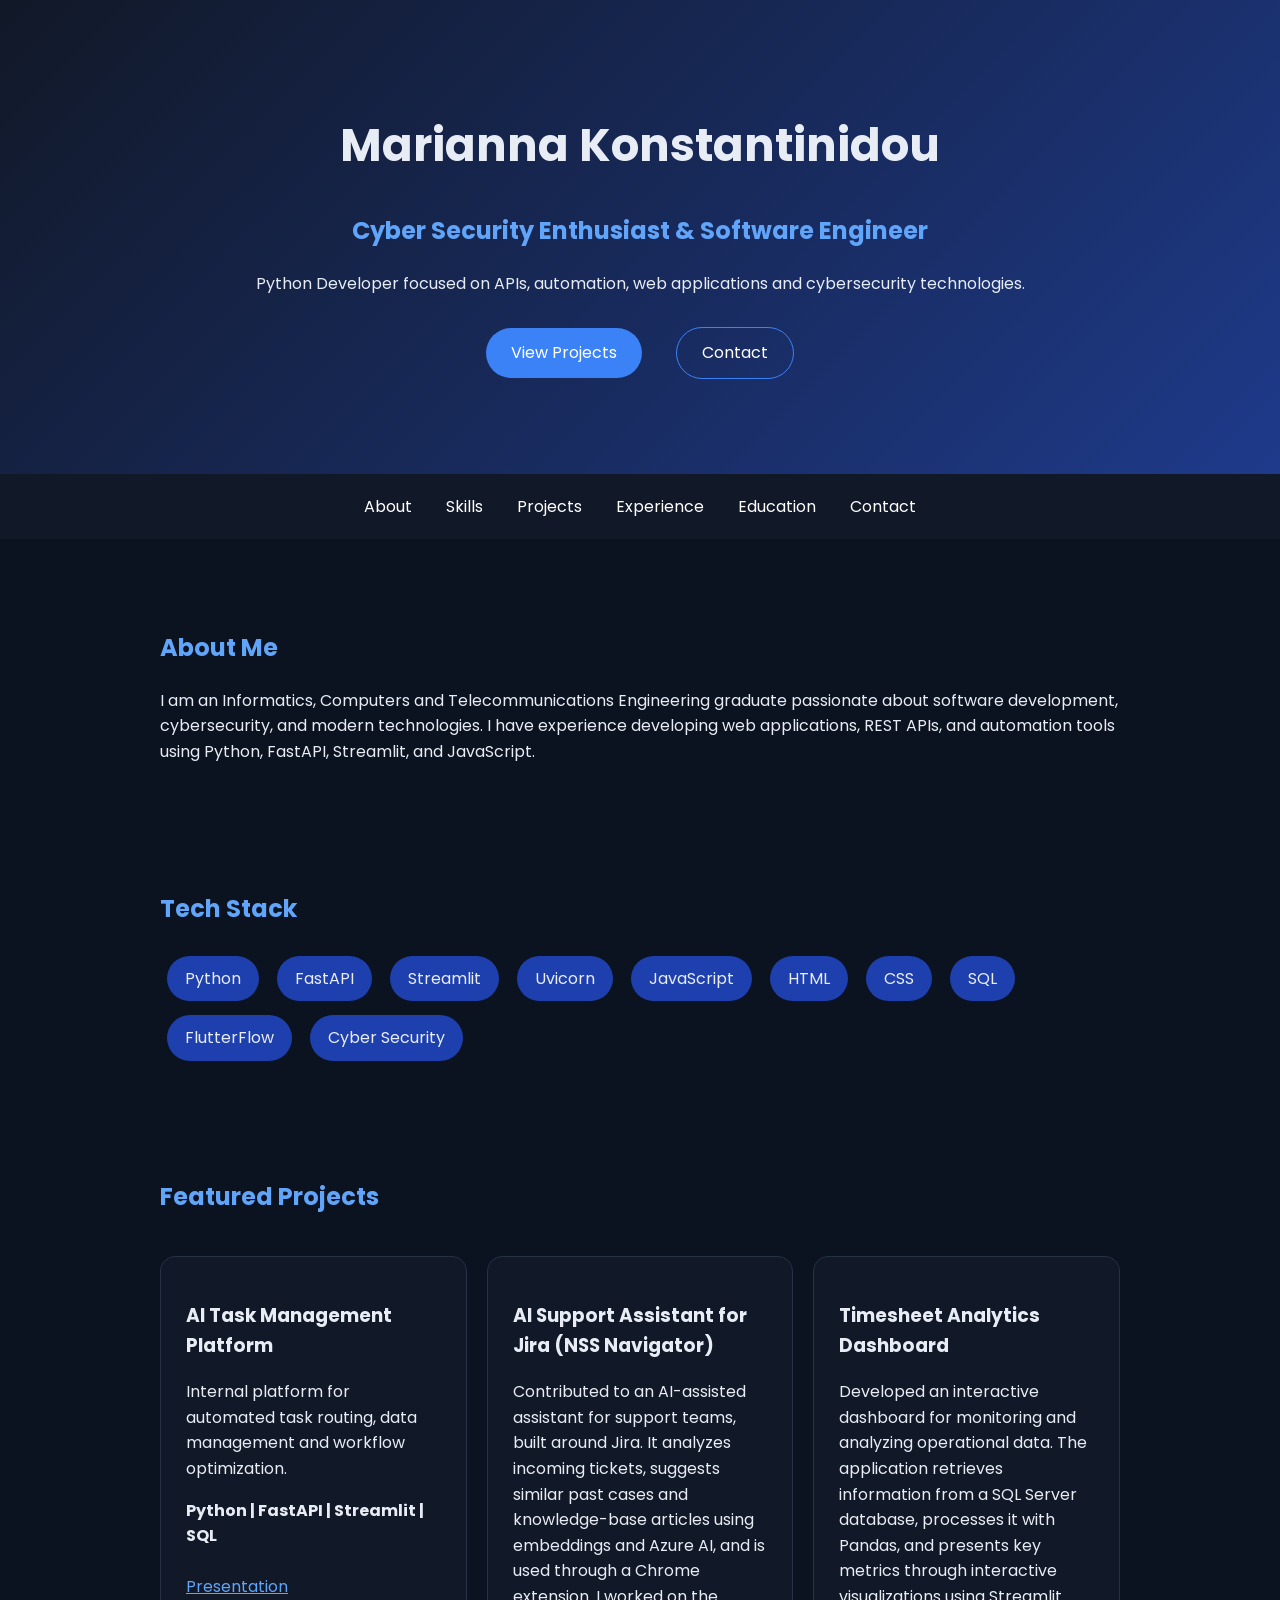
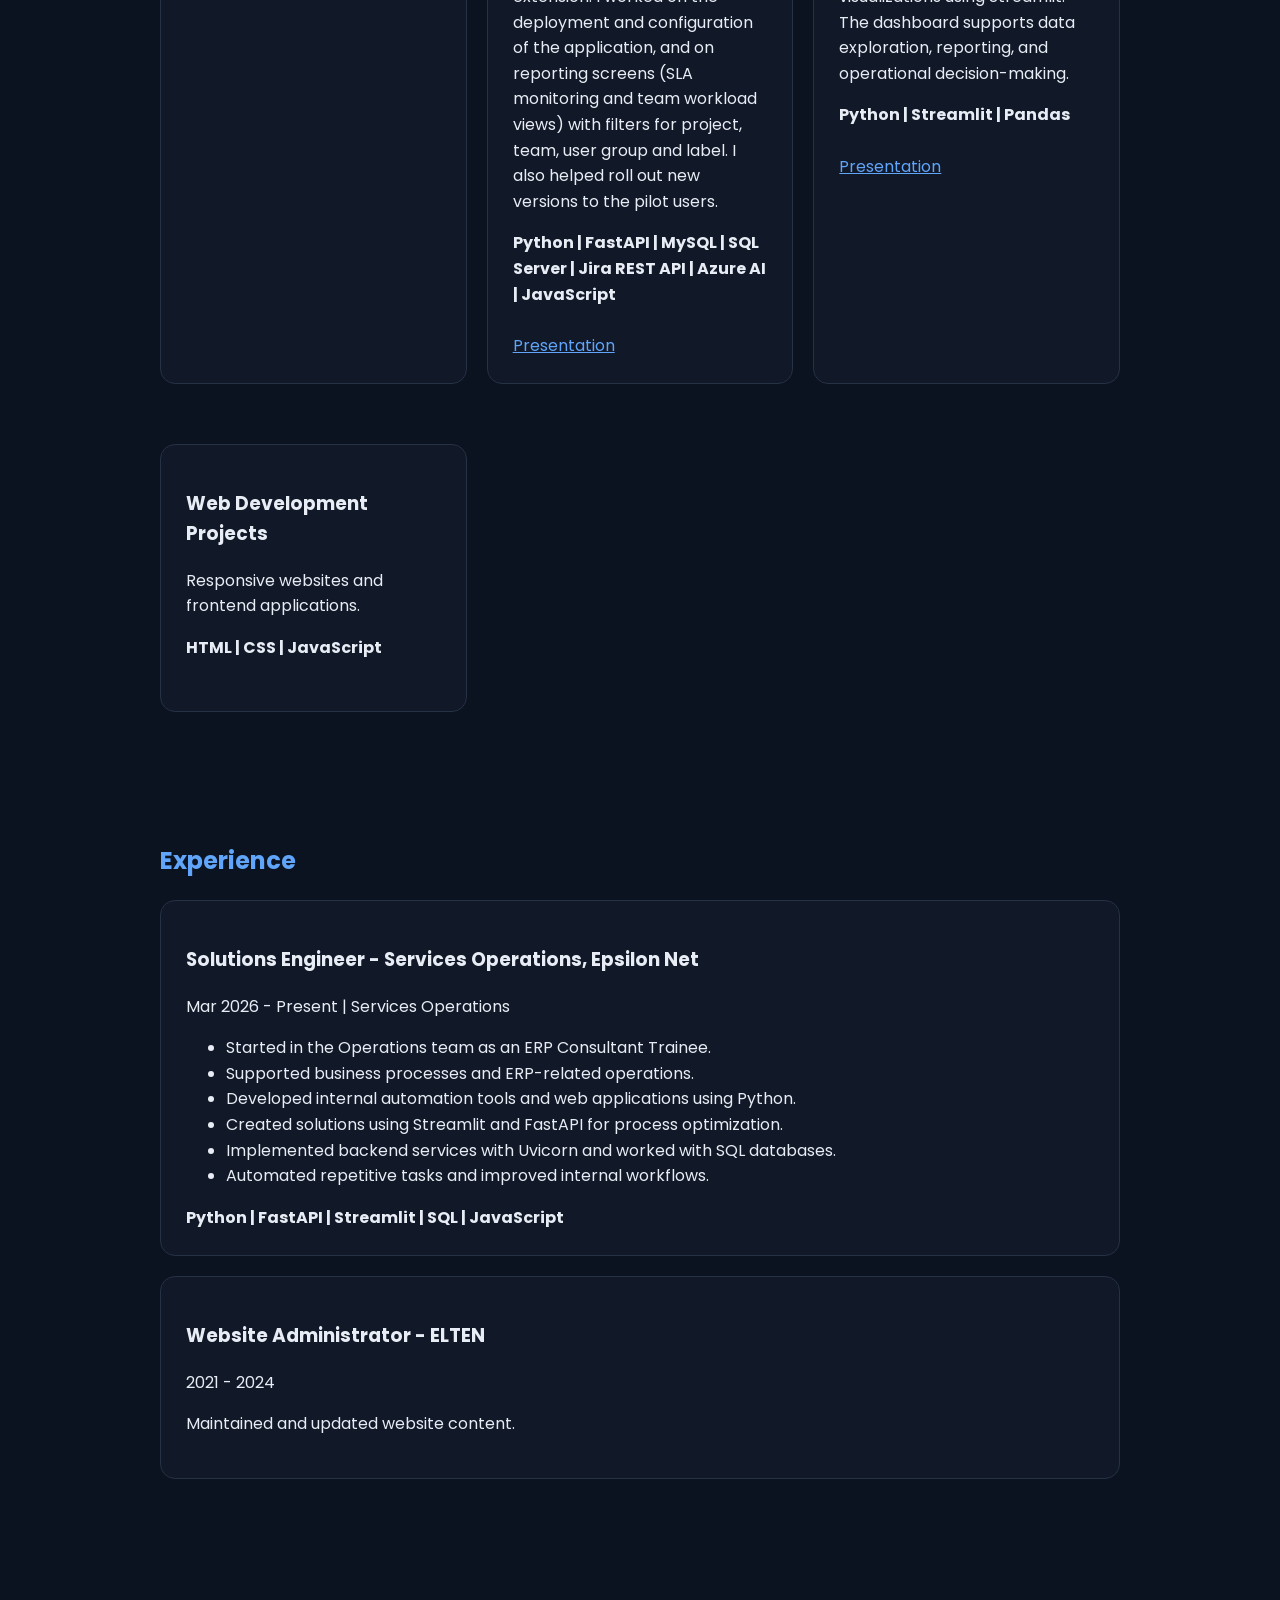
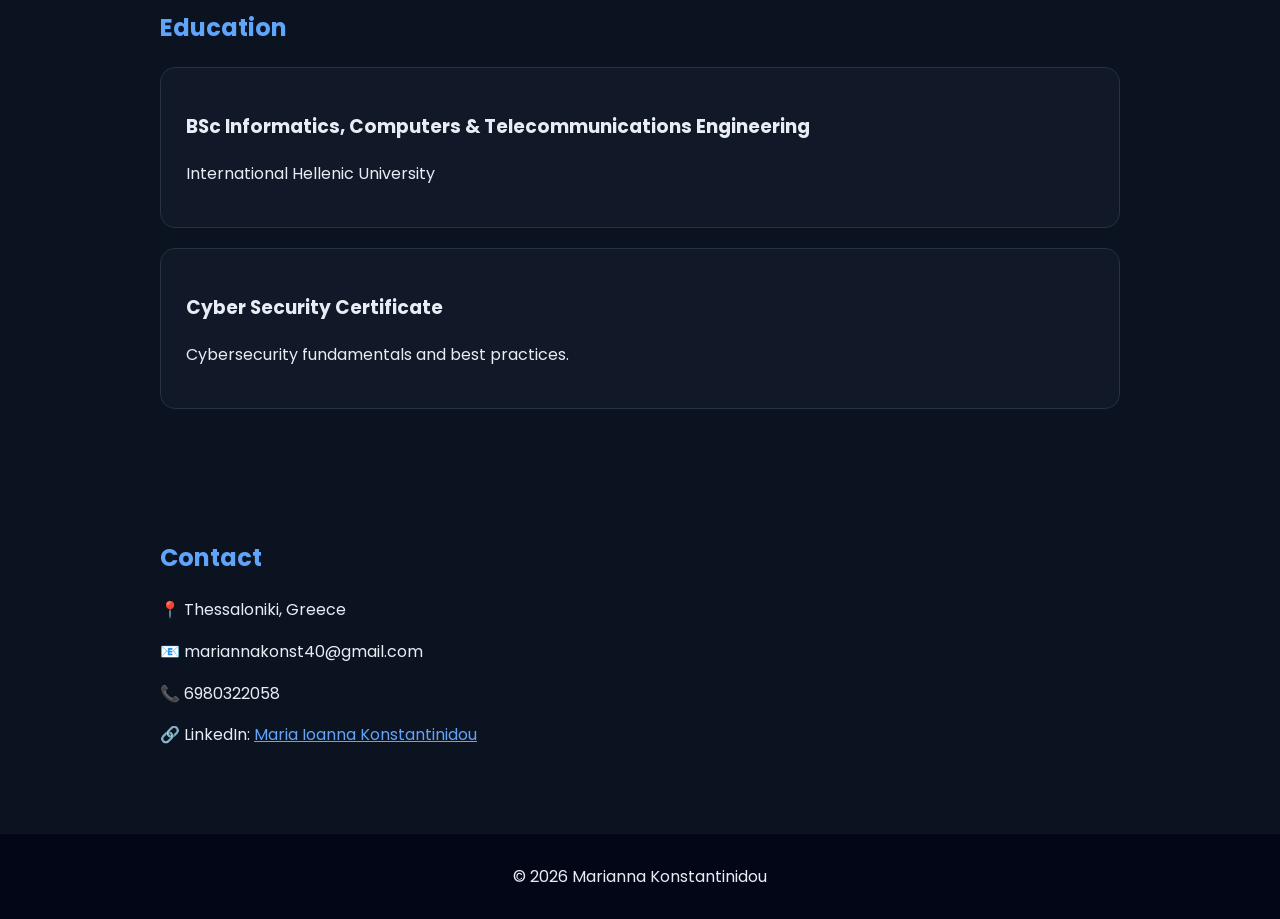
<file: index.html>
<!DOCTYPE html>
<html lang="en">

<head>

<meta charset="UTF-8">
<meta name="viewport" content="width=device-width, initial-scale=1.0">

<title>Marianna Konstantinidou | Software Engineer</title>

<link rel="stylesheet" href="style.css">

<link href="https://fonts.googleapis.com/css2?family=Poppins:wght@300;500;700&display=swap" rel="stylesheet">

</head>


<body>


<header>

<div class="hero">

<h1>
Marianna Konstantinidou
</h1>

<h2>
Cyber Security Enthusiast & Software Engineer
</h2>


<p>
Python Developer focused on APIs, automation,
web applications and cybersecurity technologies.
</p>


<div>

<a class="btn" href="#projects">
View Projects
</a>


<a class="btn outline" href="#contact">
Contact
</a>

</div>

</div>

</header>



<nav>

<a href="#about">About</a>
<a href="#skills">Skills</a>
<a href="#projects">Projects</a>
<a href="#experience">Experience</a>
<a href="#education">Education</a>
<a href="#contact">Contact</a>

</nav>




<section id="about">

<h2>About Me</h2>

<p>

I am an Informatics, Computers and Telecommunications Engineering graduate passionate about software development, cybersecurity, and modern technologies.

I have experience developing web applications, REST APIs, and automation tools using Python, FastAPI, Streamlit, and JavaScript.

</p>

</section>





<section id="skills">


<h2>Tech Stack</h2>


<div class="skills">

<span>Python</span>
<span>FastAPI</span>
<span>Streamlit</span>
<span>Uvicorn</span>
<span>JavaScript</span>
<span>HTML</span>
<span>CSS</span>
<span>SQL</span>
<span>FlutterFlow</span>
<span>Cyber Security</span>

</div>


</section>





<section id="projects">


<h2>Featured Projects</h2>



<div class="grid">



<div class="card">
<h3>
AI Task Management Platform
</h3>


<p>
Internal platform for automated task routing,
data management and workflow optimization.
</p>


<strong>
Python | FastAPI | Streamlit | SQL
</strong>


<br><br>

<a href="platform.html">
    Presentation
</a>

</div>





<div class="card">


<h3>
AI Support Assistant for Jira (NSS Navigator)
</h3>


<p>
Contributed to an AI-assisted assistant for support teams, built around Jira.
It analyzes incoming tickets, suggests similar past cases and knowledge-base articles
using embeddings and Azure AI, and is used through a Chrome extension.
I worked on the deployment and configuration of the application, and on reporting screens
(SLA monitoring and team workload views) with filters for project, team, user group and label.
I also helped roll out new versions to the pilot users.
</p>


<strong>
Python | FastAPI | MySQL | SQL Server | Jira REST API | Azure AI | JavaScript
</strong>


<br><br>

<a href="navigator.html">
Presentation
</a>


</div>





<div class="card">


<h3>
Timesheet Analytics Dashboard
</h3>


<p>
Developed an interactive dashboard for monitoring and analyzing operational data.
The application retrieves information from a SQL Server database, processes it with Pandas,
and presents key metrics through interactive visualizations using Streamlit.
The dashboard supports data exploration, reporting, and operational decision-making.
</p>


<strong>
Python | Streamlit | Pandas
</strong>


<br><br>

<a href="anafora.html">
Presentation
</a>


</div>






<div class="card">


<h3>
Web Development Projects
</h3>


<p>
Responsive websites and frontend applications.
</p>


<strong>
HTML | CSS | JavaScript
</strong>


<br><br>


</div>


</div>


</section>







<section id="experience">


<h2>Experience</h2>


<div class="card">

<h3>
Solutions Engineer - Services Operations, Epsilon Net
</h3>

<p>
Mar 2026 - Present | Services Operations
</p>


<ul>

<li>
Started in the Operations team as an ERP Consultant Trainee.
</li>

<li>
Supported business processes and ERP-related operations.
</li>

<li>
Developed internal automation tools and web applications using Python.
</li>

<li>
Created solutions using Streamlit and FastAPI for process optimization.
</li>

<li>
Implemented backend services with Uvicorn and worked with SQL databases.
</li>

<li>
Automated repetitive tasks and improved internal workflows.
</li>

</ul>


<strong>
Python | FastAPI | Streamlit | SQL | JavaScript
</strong>


</div>



<div class="card">

<h3>
Website Administrator - ELTEN
</h3>

<p>
2021 - 2024
</p>


<p>
Maintained and updated website content.
</p>


</div>


</section>






<section id="education">


<h2>Education</h2>


<div class="card">

<h3>
BSc Informatics, Computers &
Telecommunications Engineering
</h3>


<p>
International Hellenic University
</p>


</div>


<div class="card">

<h3>
Cyber Security Certificate
</h3>


<p>
Cybersecurity fundamentals and best practices.
</p>


</div>


</section>






<section id="contact">


<h2>Contact</h2>


<p>
📍 Thessaloniki, Greece
</p>


<p>
📧 mariannakonst40@gmail.com
</p>


<p>
📞 6980322058
</p>


<p>
🔗 LinkedIn:
<a href="https://www.linkedin.com/in/maria-ioanna-konstantinidou-7a6a2b276/" target="_blank">
Maria Ioanna Konstantinidou
</a>
</p>


</section>





<footer>

© 2026 Marianna Konstantinidou

</footer>



</body>

</html>
</file>
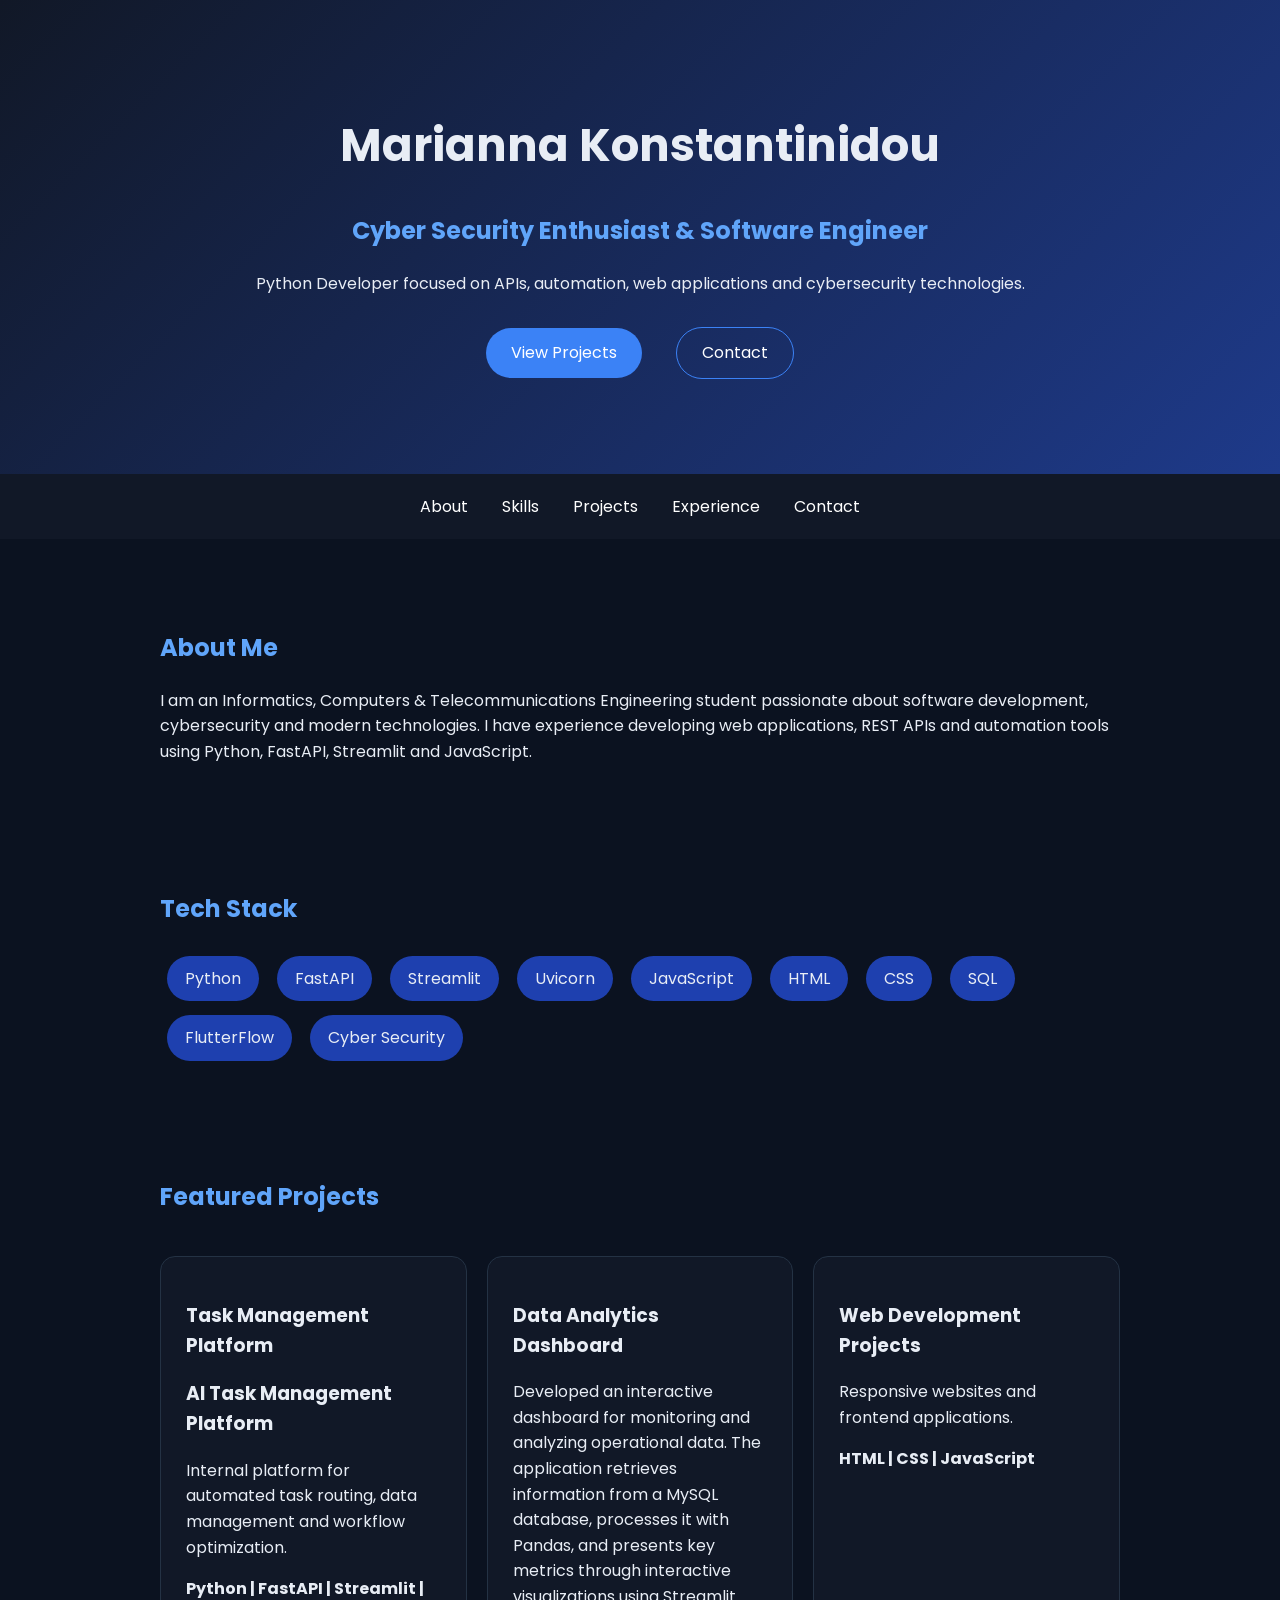
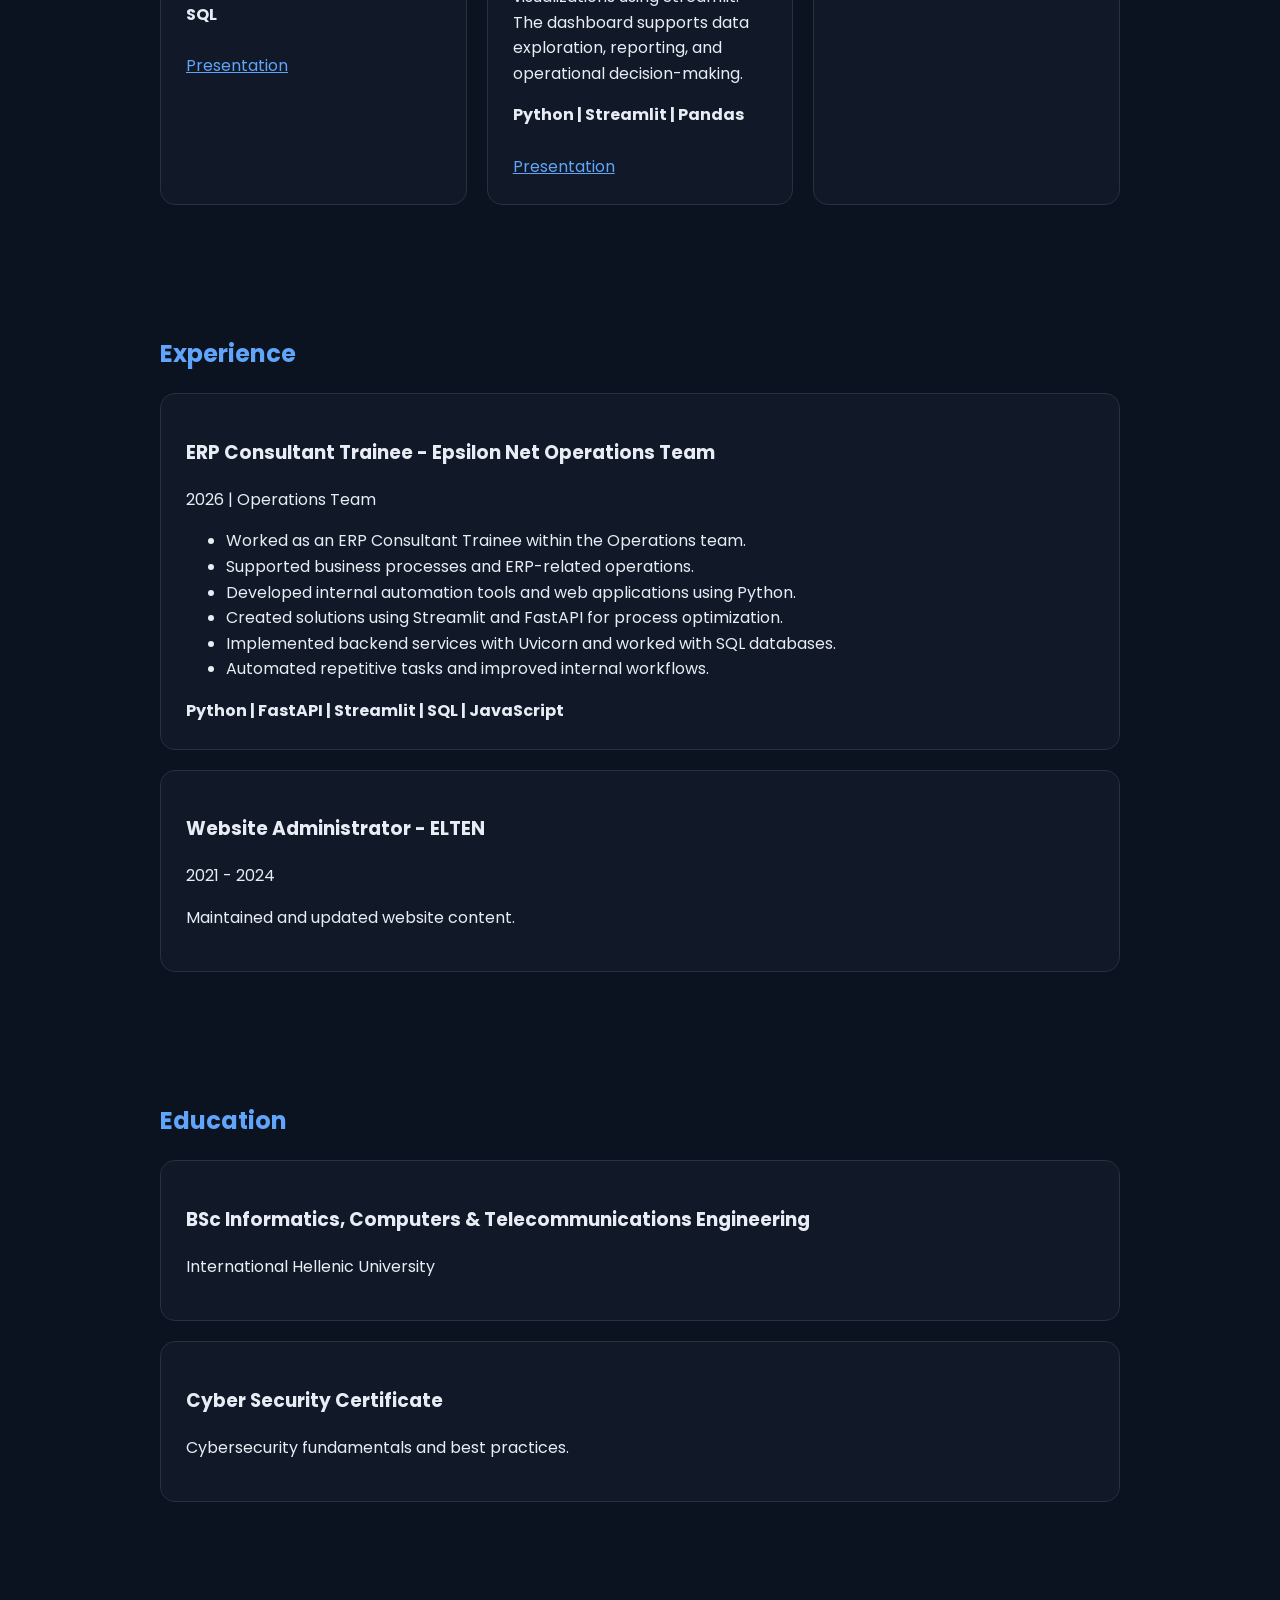
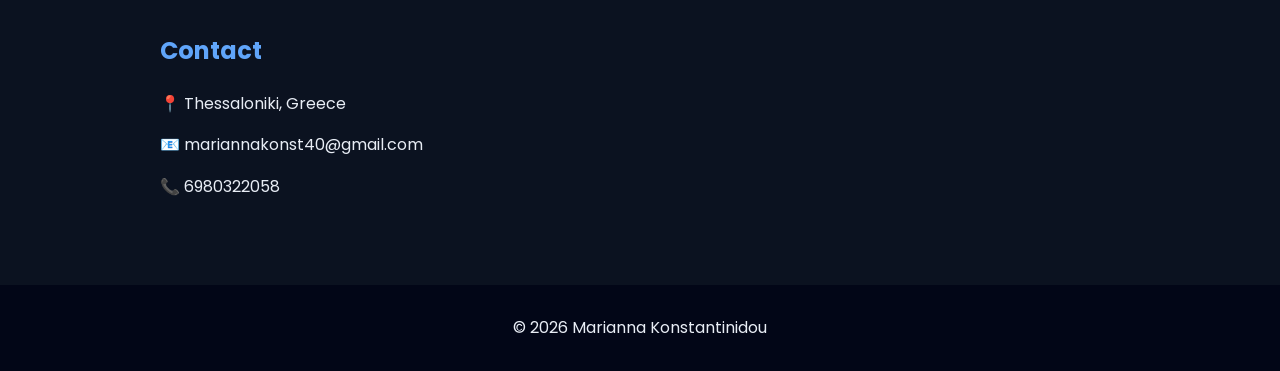
<file: MyPortfolio/index.html>
<!DOCTYPE html>
<html lang="en">

<head>

<meta charset="UTF-8">
<meta name="viewport" content="width=device-width, initial-scale=1.0">

<title>Marianna Konstantinidou | Software Engineer</title>

<link rel="stylesheet" href="style.css">

<link href="https://fonts.googleapis.com/css2?family=Poppins:wght@300;500;700&display=swap" rel="stylesheet">

</head>


<body>


<header>

<div class="hero">

<h1>
Marianna Konstantinidou
</h1>

<h2>
Cyber Security Enthusiast & Software Engineer
</h2>


<p>
Python Developer focused on APIs, automation,
web applications and cybersecurity technologies.
</p>


<div>

<a class="btn" href="#projects">
View Projects
</a>


<a class="btn outline" href="#contact">
Contact
</a>

</div>

</div>

</header>



<nav>

<a href="#about">About</a>
<a href="#skills">Skills</a>
<a href="#projects">Projects</a>
<a href="#experience">Experience</a>
<a href="#contact">Contact</a>

</nav>




<section id="about">

<h2>About Me</h2>

<p>

I am an Informatics, Computers & Telecommunications
Engineering student passionate about software development,
cybersecurity and modern technologies.

I have experience developing web applications,
REST APIs and automation tools using Python,
FastAPI, Streamlit and JavaScript.

</p>

</section>





<section id="skills">


<h2>Tech Stack</h2>


<div class="skills">

<span>Python</span>
<span>FastAPI</span>
<span>Streamlit</span>
<span>Uvicorn</span>
<span>JavaScript</span>
<span>HTML</span>
<span>CSS</span>
<span>SQL</span>
<span>FlutterFlow</span>
<span>Cyber Security</span>

</div>


</section>





<section id="projects">


<h2>Featured Projects</h2>



<div class="grid">



<div class="card">
<h3>
    Task Management Platform</h3>

<h3>
AI Task Management Platform
</h3>


<p>
Internal platform for automated task routing,
data management and workflow optimization.
</p>


<strong>
Python | FastAPI | Streamlit | SQL
</strong>


<br><br>

<a href="platform.html">
    Presentation
</a>

</div>





<div class="card">


<h3>
Data Analytics Dashboard
</h3>


<p>
Developed an interactive dashboard for monitoring and analyzing operational data.
The application retrieves information from a MySQL database, processes it with Pandas,
and presents key metrics through interactive visualizations using Streamlit.
The dashboard supports data exploration, reporting, and operational decision-making.
</p>


<strong>
Python | Streamlit | Pandas
</strong>


<br><br>

<a href="anafora.html">
Presentation
</a>


</div>






<div class="card">


<h3>
Web Development Projects
</h3>


<p>
Responsive websites and frontend applications.
</p>


<strong>
HTML | CSS | JavaScript
</strong>


<br><br>



</div>


</div>


</section>







<section id="experience">


<h2>Experience</h2>


<div class="card">

<h3>
ERP Consultant Trainee - Epsilon Net
Operations Team
</h3>

<p>
2026 | Operations Team
</p>


<ul>

<li>
Worked as an ERP Consultant Trainee within the Operations team.
</li>

<li>
Supported business processes and ERP-related operations.
</li>

<li>
Developed internal automation tools and web applications using Python.
</li>

<li>
Created solutions using Streamlit and FastAPI for process optimization.
</li>

<li>
Implemented backend services with Uvicorn and worked with SQL databases.
</li>

<li>
Automated repetitive tasks and improved internal workflows.
</li>

</ul>


<strong>
Python | FastAPI | Streamlit | SQL | JavaScript
</strong>


</div>



<div class="card">

<h3>
Website Administrator - ELTEN
</h3>

<p>
2021 - 2024
</p>


<p>
Maintained and updated website content.
</p>


</div>


</section>






<section id="education">


<h2>Education</h2>


<div class="card">

<h3>
BSc Informatics, Computers &
Telecommunications Engineering
</h3>


<p>
International Hellenic University
</p>


</div>


<div class="card">

<h3>
Cyber Security Certificate
</h3>


<p>
Cybersecurity fundamentals and best practices.
</p>


</div>


</section>






<section id="contact">


<h2>Contact</h2>


<p>
📍 Thessaloniki, Greece
</p>


<p>
📧 mariannakonst40@gmail.com
</p>


<p>
📞 6980322058
</p>


</section>





<footer>

© 2026 Marianna Konstantinidou

</footer>



</body>

</html>
</file>
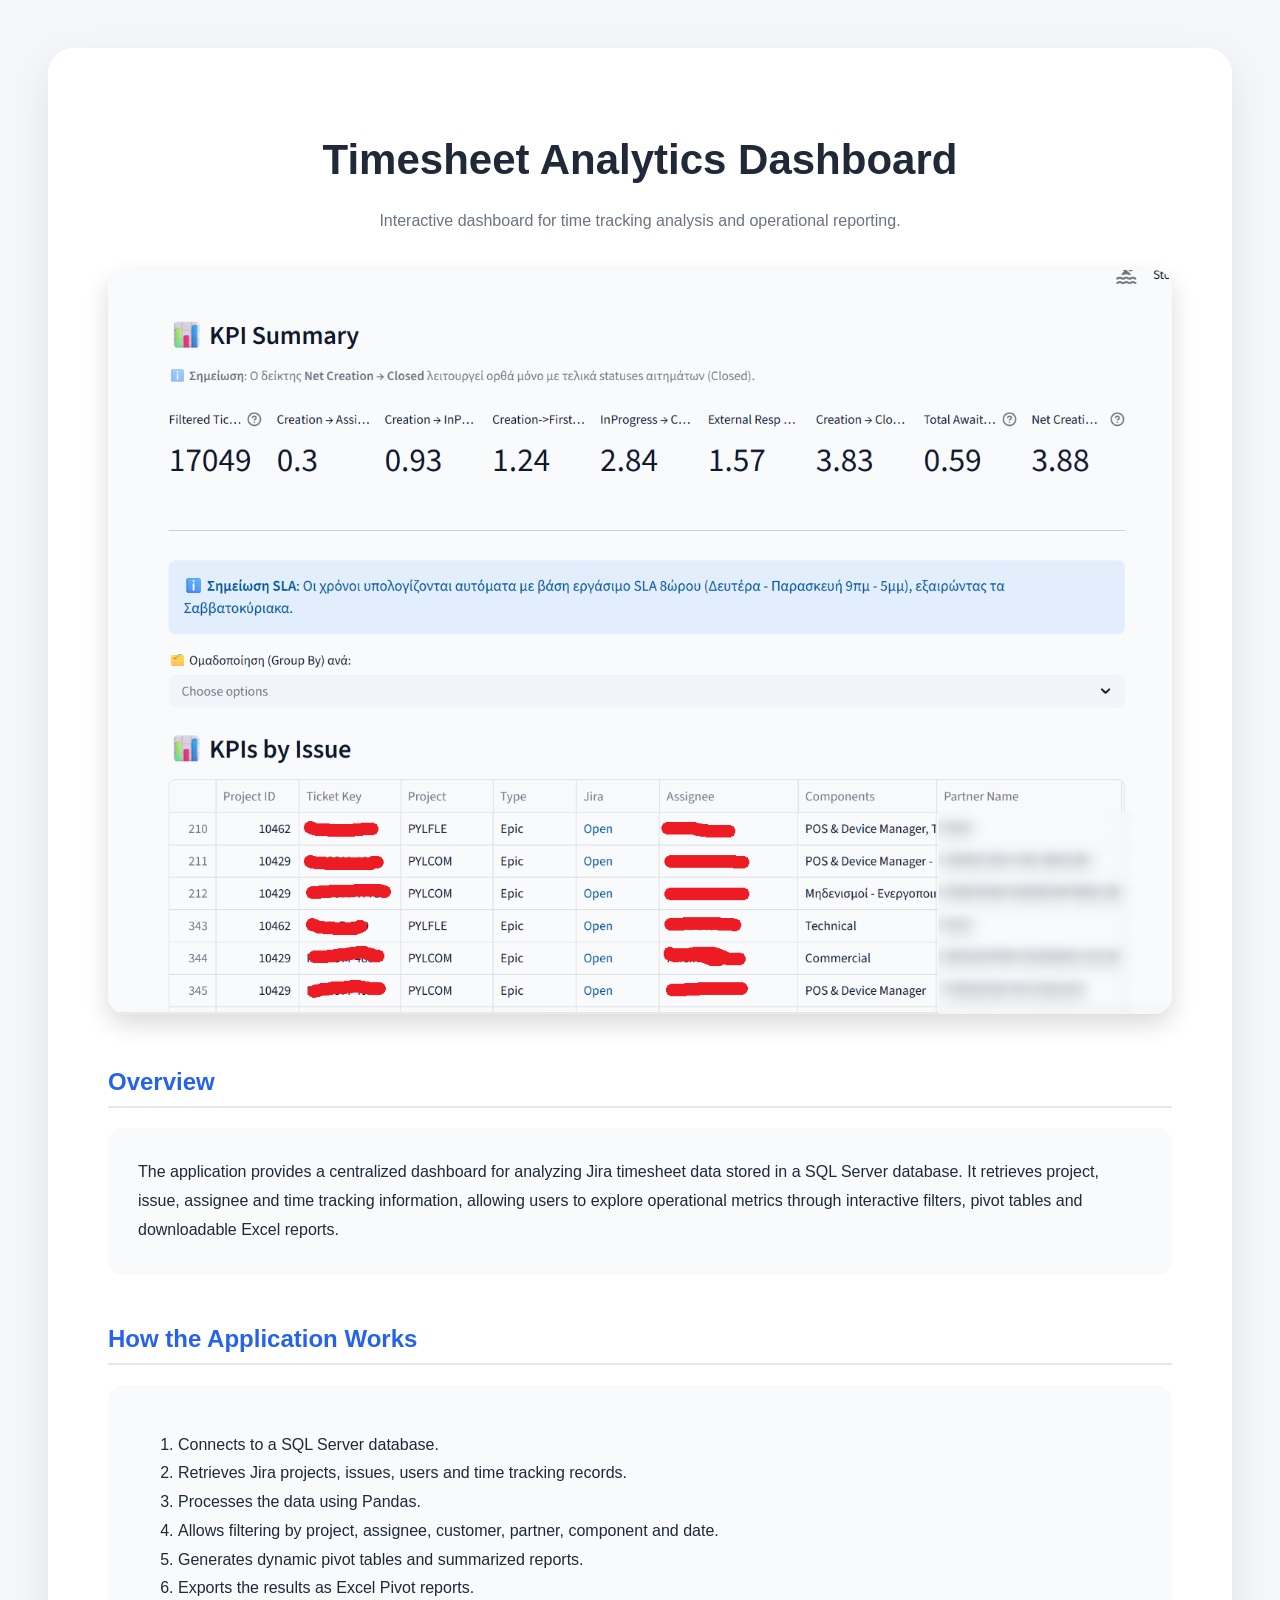
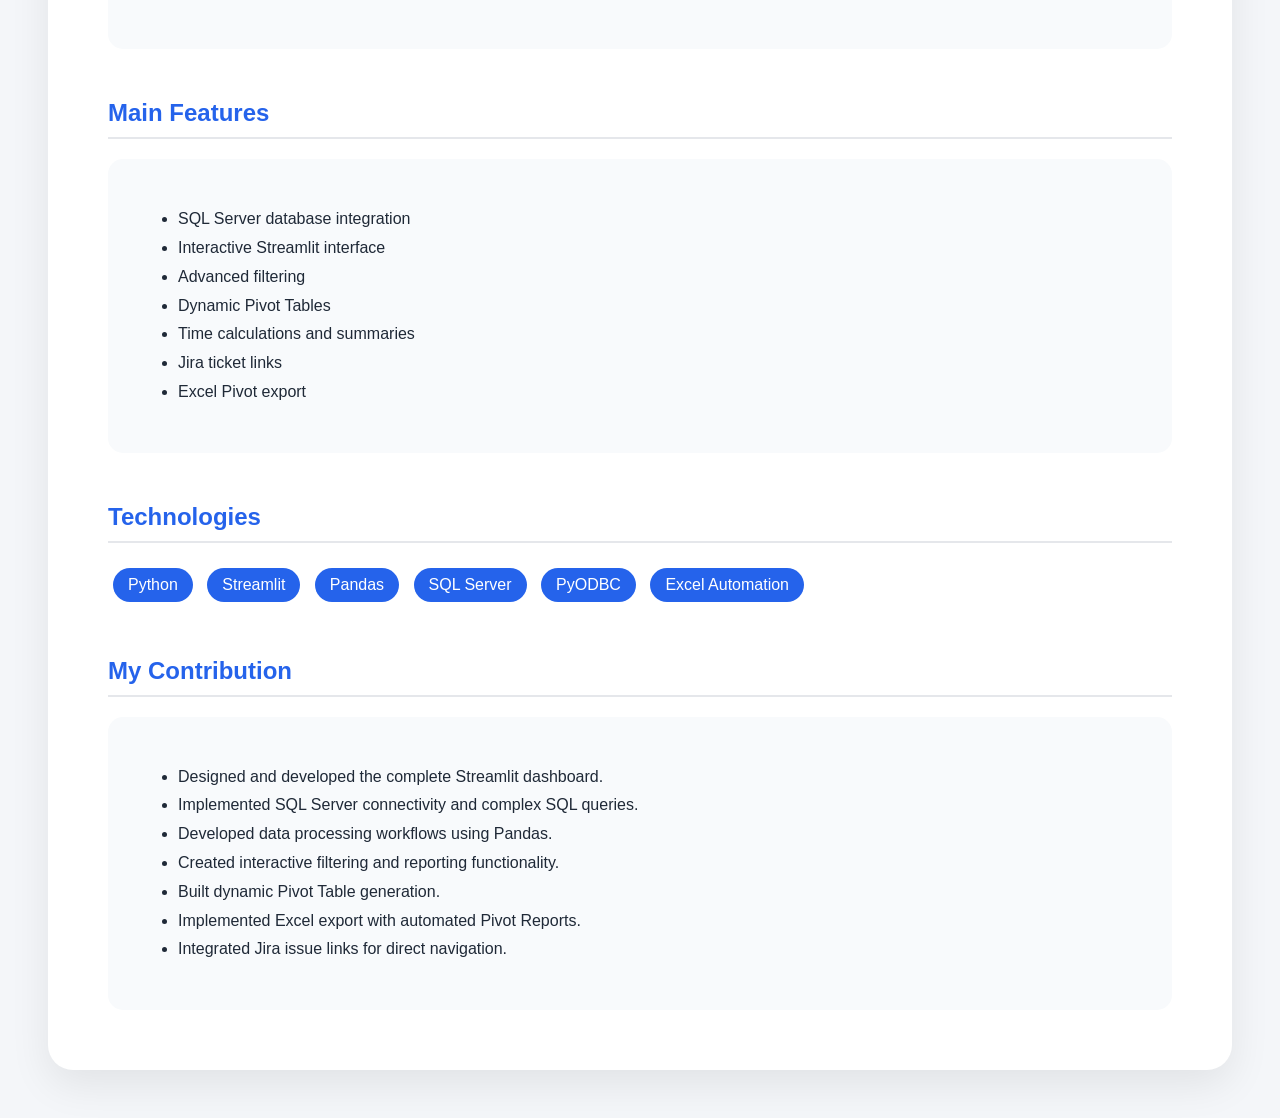
<file: anafora.html>
<!DOCTYPE html>
<html lang="en">

<head>

<meta charset="UTF-8">

<title>
Timesheet Analytics Dashboard
</title>

<style>

body{
font-family:Segoe UI,Arial;
background:#f4f6f9;
padding:40px;
color:#1f2937;
}

.container{
max-width:1200px;
margin:auto;
background:white;
padding:60px;
border-radius:25px;
box-shadow:0 15px 40px rgba(0,0,0,.08);
}

h1{
text-align:center;
font-size:42px;
}

.subtitle{
text-align:center;
color:#6b7280;
margin-bottom:40px;
}

.image-box{
margin-bottom:50px;
}

.image-box img{
width:100%;
border-radius:18px;
box-shadow:0 10px 25px rgba(0,0,0,.15);
}

.section{
margin-top:50px;
}

h2{
color:#2563eb;
border-bottom:2px solid #e5e7eb;
padding-bottom:10px;
}

.card{
background:#f8fafc;
padding:30px;
border-radius:15px;
line-height:1.8;
}

.badge{
display:inline-block;
background:#2563eb;
color:white;
padding:8px 15px;
border-radius:20px;
margin:5px;
}

</style>

</head>

<body>

<div class="container">

<h1>
Timesheet Analytics Dashboard
</h1>

<p class="subtitle">
Interactive dashboard for time tracking analysis and operational reporting.
</p>

<div class="image-box">

<img src="anafores.png">

</div>

<div class="section">

<h2>
Overview
</h2>

<div class="card">

The application provides a centralized dashboard for analyzing Jira timesheet
data stored in a SQL Server database.

It retrieves project, issue, assignee and time tracking information,
allowing users to explore operational metrics through interactive filters,
pivot tables and downloadable Excel reports.

</div>

</div>

<div class="section">

<h2>
How the Application Works
</h2>

<div class="card">

<ol>

<li>Connects to a SQL Server database.</li>

<li>Retrieves Jira projects, issues, users and time tracking records.</li>

<li>Processes the data using Pandas.</li>

<li>Allows filtering by project, assignee, customer, partner, component and date.</li>

<li>Generates dynamic pivot tables and summarized reports.</li>

<li>Exports the results as Excel Pivot reports.</li>

</ol>

</div>

</div>

<div class="section">

<h2>
Main Features
</h2>

<div class="card">

<ul>

<li>SQL Server database integration</li>

<li>Interactive Streamlit interface</li>

<li>Advanced filtering</li>

<li>Dynamic Pivot Tables</li>

<li>Time calculations and summaries</li>

<li>Jira ticket links</li>

<li>Excel Pivot export</li>

</ul>

</div>

</div>

<div class="section">

<h2>
Technologies
</h2>

<span class="badge">Python</span>
<span class="badge">Streamlit</span>
<span class="badge">Pandas</span>
<span class="badge">SQL Server</span>
<span class="badge">PyODBC</span>
<span class="badge">Excel Automation</span>

</div>

<div class="section">

<h2>
My Contribution
</h2>

<div class="card">

<ul>

<li>Designed and developed the complete Streamlit dashboard.</li>

<li>Implemented SQL Server connectivity and complex SQL queries.</li>

<li>Developed data processing workflows using Pandas.</li>

<li>Created interactive filtering and reporting functionality.</li>

<li>Built dynamic Pivot Table generation.</li>

<li>Implemented Excel export with automated Pivot Reports.</li>

<li>Integrated Jira issue links for direct navigation.</li>

</ul>

</div>

</div>

</div>

</body>

</html>
</file>
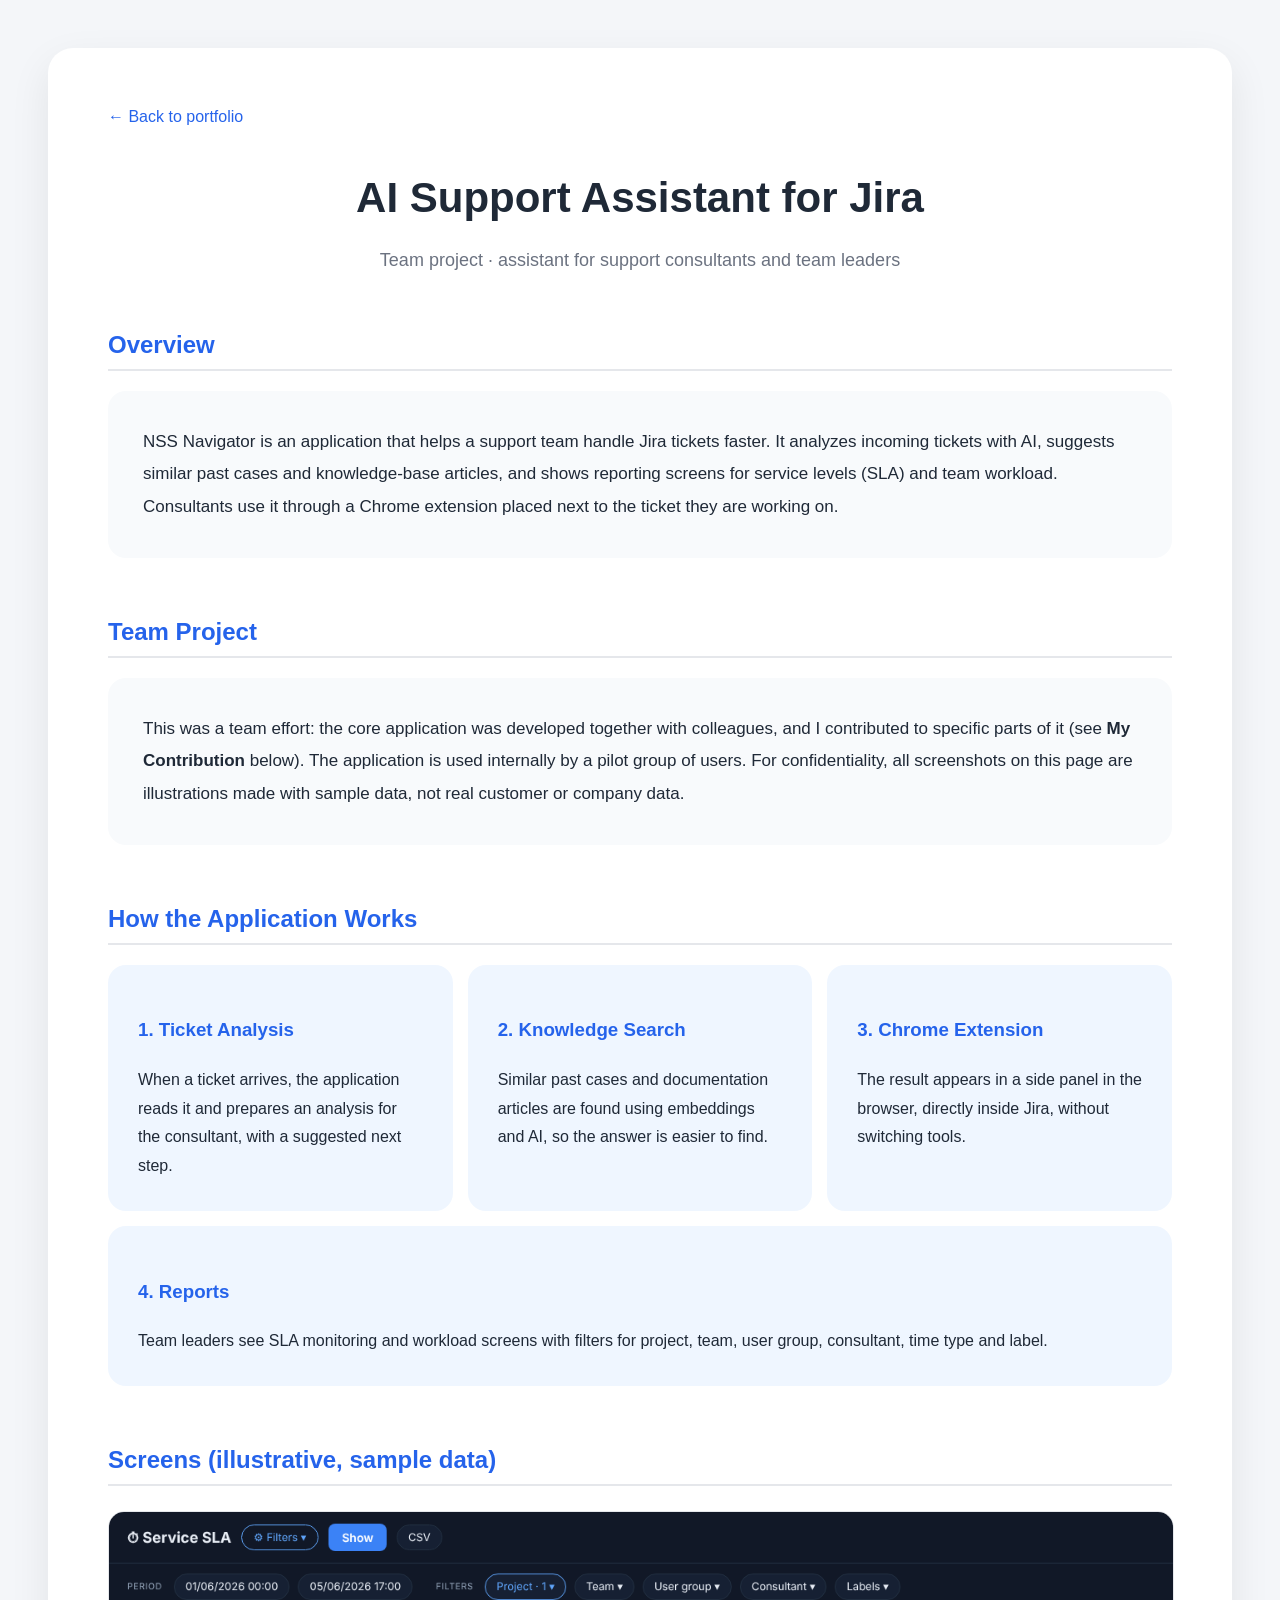
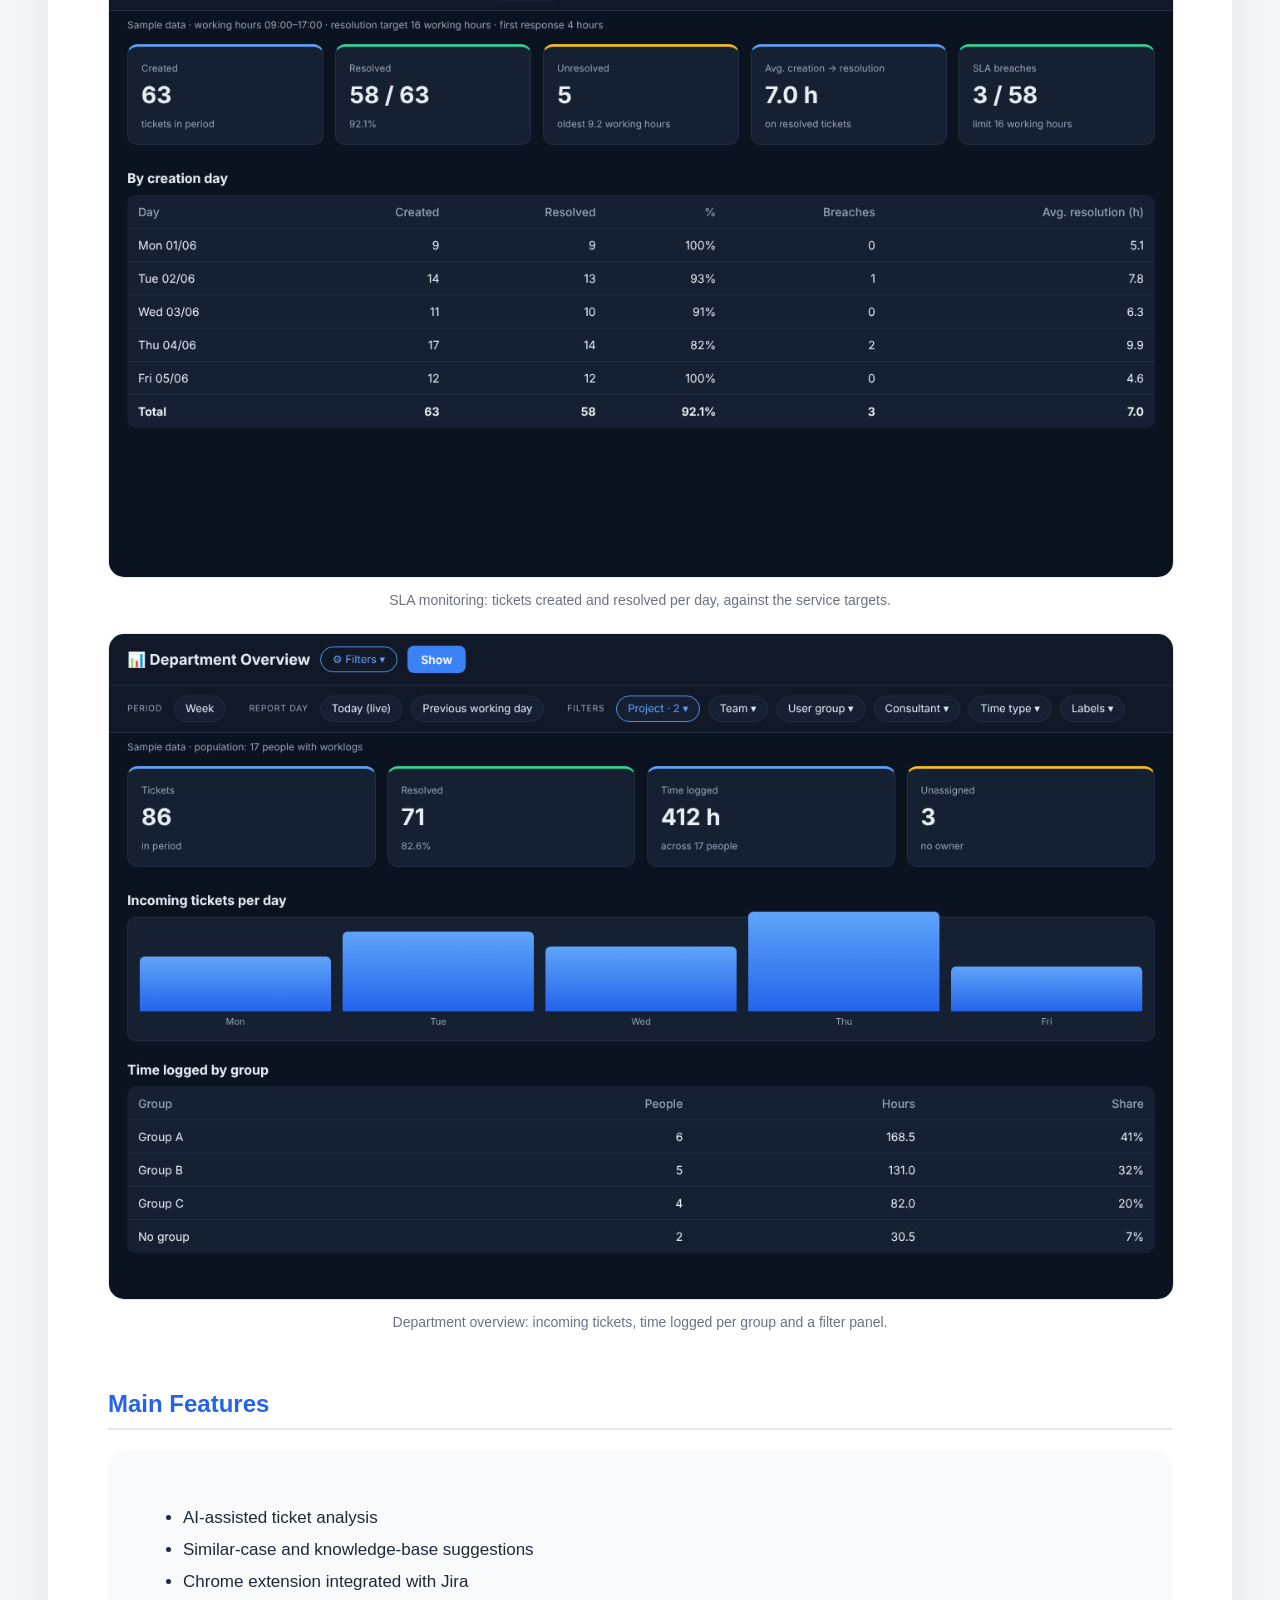
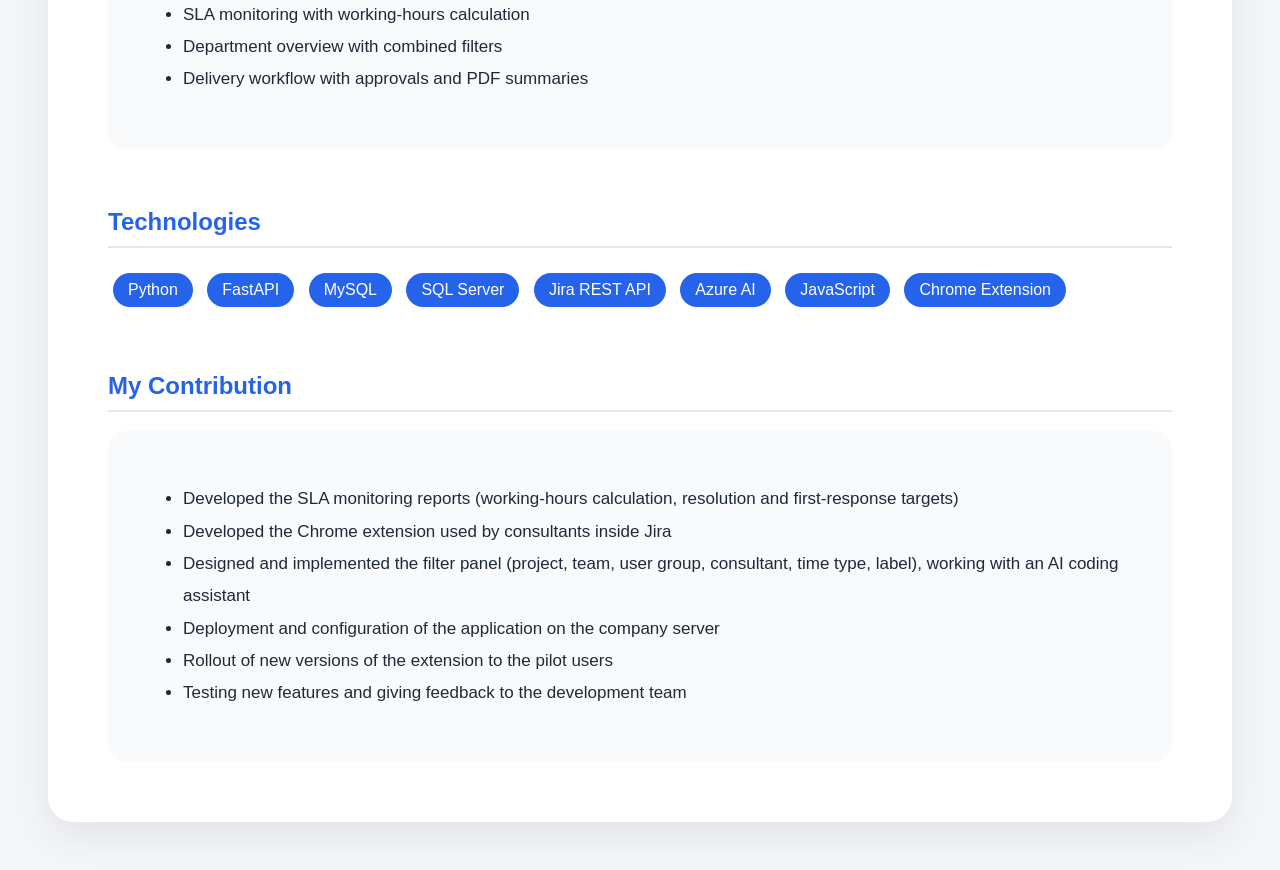
<file: navigator.html>
<!DOCTYPE html>
<html lang="en">

<head>

<meta charset="UTF-8">
<meta name="viewport" content="width=device-width, initial-scale=1.0">

<title>
AI Support Assistant for Jira (NSS Navigator)
</title>

<style>

body {
    font-family: "Segoe UI", Arial, sans-serif;
    background:#f4f6f9;
    padding:40px;
    color:#1f2937;
}


.container {

    max-width:1200px;
    margin:auto;
    background:white;
    padding:60px;
    border-radius:25px;
    box-shadow:0 15px 40px rgba(0,0,0,0.08);

}


h1 {

text-align:center;
font-size:42px;

}


.subtitle {

text-align:center;
color:#6b7280;
font-size:18px;
margin-bottom:35px;

}


.image-box {

    width:100%;
    min-height:450px;
    border-radius:20px;
    overflow:hidden;
    margin-bottom:60px;

}


/* Sections */

.section {

    margin-top:60px;

}


h2 {

color:#2563eb;
border-bottom:2px solid #e5e7eb;
padding-bottom:10px;

}


.card {

background:#f8fafc;
padding:35px;
border-radius:18px;
line-height:1.9;
font-size:17px;

}

.flow {

display:flex;
gap:15px;
flex-wrap:wrap;

}


.step {

flex:1;
min-width:260px;
background:#eff6ff;
padding:30px;
border-radius:18px;
line-height:1.8;

}


.step h3 {

color:#2563eb;

}


.badge {

display:inline-block;
background:#2563eb;
color:white;
padding:8px 15px;
border-radius:20px;
margin:5px;

}
.image-box img {

    width:100%;
    height:100%;
    object-fit:cover;
    border-radius:20px;

}


.note{font-size:14px;color:#6b7280;margin-top:10px;text-align:center}
.back{display:inline-block;margin-bottom:20px;color:#2563eb;text-decoration:none}
.shot{margin:25px 0}
.shot img{width:100%;border-radius:16px;border:1px solid #e5e7eb}
</style>

</head>


<body>


<div class="container">

<a class="back" href="index.html#projects">&larr; Back to portfolio</a>


<h1>
AI Support Assistant for Jira
</h1>


<p class="subtitle">
Team project &middot; assistant for support consultants and team leaders
</p>



<div class="section">

<h2>
Overview
</h2>

<div class="card">

NSS Navigator is an application that helps a support team handle Jira tickets faster.

It analyzes incoming tickets with AI, suggests similar past cases and knowledge-base
articles, and shows reporting screens for service levels (SLA) and team workload.

Consultants use it through a Chrome extension placed next to the ticket they are working on.

</div>

</div>



<div class="section">

<h2>
Team Project
</h2>

<div class="card">

This was a team effort: the core application was developed together with colleagues,
and I contributed to specific parts of it (see <strong>My Contribution</strong> below).

The application is used internally by a pilot group of users.
For confidentiality, all screenshots on this page are illustrations made with
sample data, not real customer or company data.

</div>

</div>



<div class="section">

<h2>
How the Application Works
</h2>


<div class="flow">


<div class="step">

<h3>
1. Ticket Analysis
</h3>

When a ticket arrives, the application reads it and prepares an analysis
for the consultant, with a suggested next step.

</div>



<div class="step">

<h3>
2. Knowledge Search
</h3>

Similar past cases and documentation articles are found using
embeddings and AI, so the answer is easier to find.

</div>



<div class="step">

<h3>
3. Chrome Extension
</h3>

The result appears in a side panel in the browser,
directly inside Jira, without switching tools.

</div>



<div class="step">

<h3>
4. Reports
</h3>

Team leaders see SLA monitoring and workload screens with filters
for project, team, user group, consultant, time type and label.

</div>


</div>

</div>



<div class="section">

<h2>
Screens (illustrative, sample data)
</h2>


<div class="shot">

<img src="navigator-sla.png" alt="SLA monitoring screen with sample data">

<p class="note">
SLA monitoring: tickets created and resolved per day, against the service targets.
</p>

</div>


<div class="shot">

<img src="navigator-dept.png" alt="Department overview screen with sample data">

<p class="note">
Department overview: incoming tickets, time logged per group and a filter panel.
</p>

</div>

</div>



<div class="section">

<h2>
Main Features
</h2>

<div class="card">

<ul>

<li>AI-assisted ticket analysis</li>

<li>Similar-case and knowledge-base suggestions</li>

<li>Chrome extension integrated with Jira</li>

<li>SLA monitoring with working-hours calculation</li>

<li>Department overview with combined filters</li>

<li>Delivery workflow with approvals and PDF summaries</li>

</ul>

</div>

</div>



<div class="section">

<h2>
Technologies
</h2>

<span class="badge">Python</span>
<span class="badge">FastAPI</span>
<span class="badge">MySQL</span>
<span class="badge">SQL Server</span>
<span class="badge">Jira REST API</span>
<span class="badge">Azure AI</span>
<span class="badge">JavaScript</span>
<span class="badge">Chrome Extension</span>

</div>



<div class="section">

<h2>
My Contribution
</h2>

<div class="card">

<ul>

<li>Developed the SLA monitoring reports (working-hours calculation, resolution and first-response targets)</li>

<li>Developed the Chrome extension used by consultants inside Jira</li>

<li>Designed and implemented the filter panel (project, team, user group, consultant, time type, label), working with an AI coding assistant</li>

<li>Deployment and configuration of the application on the company server</li>

<li>Rollout of new versions of the extension to the pilot users</li>

<li>Testing new features and giving feedback to the development team</li>

</ul>

</div>

</div>


</div>


</body>

</html>
</file>
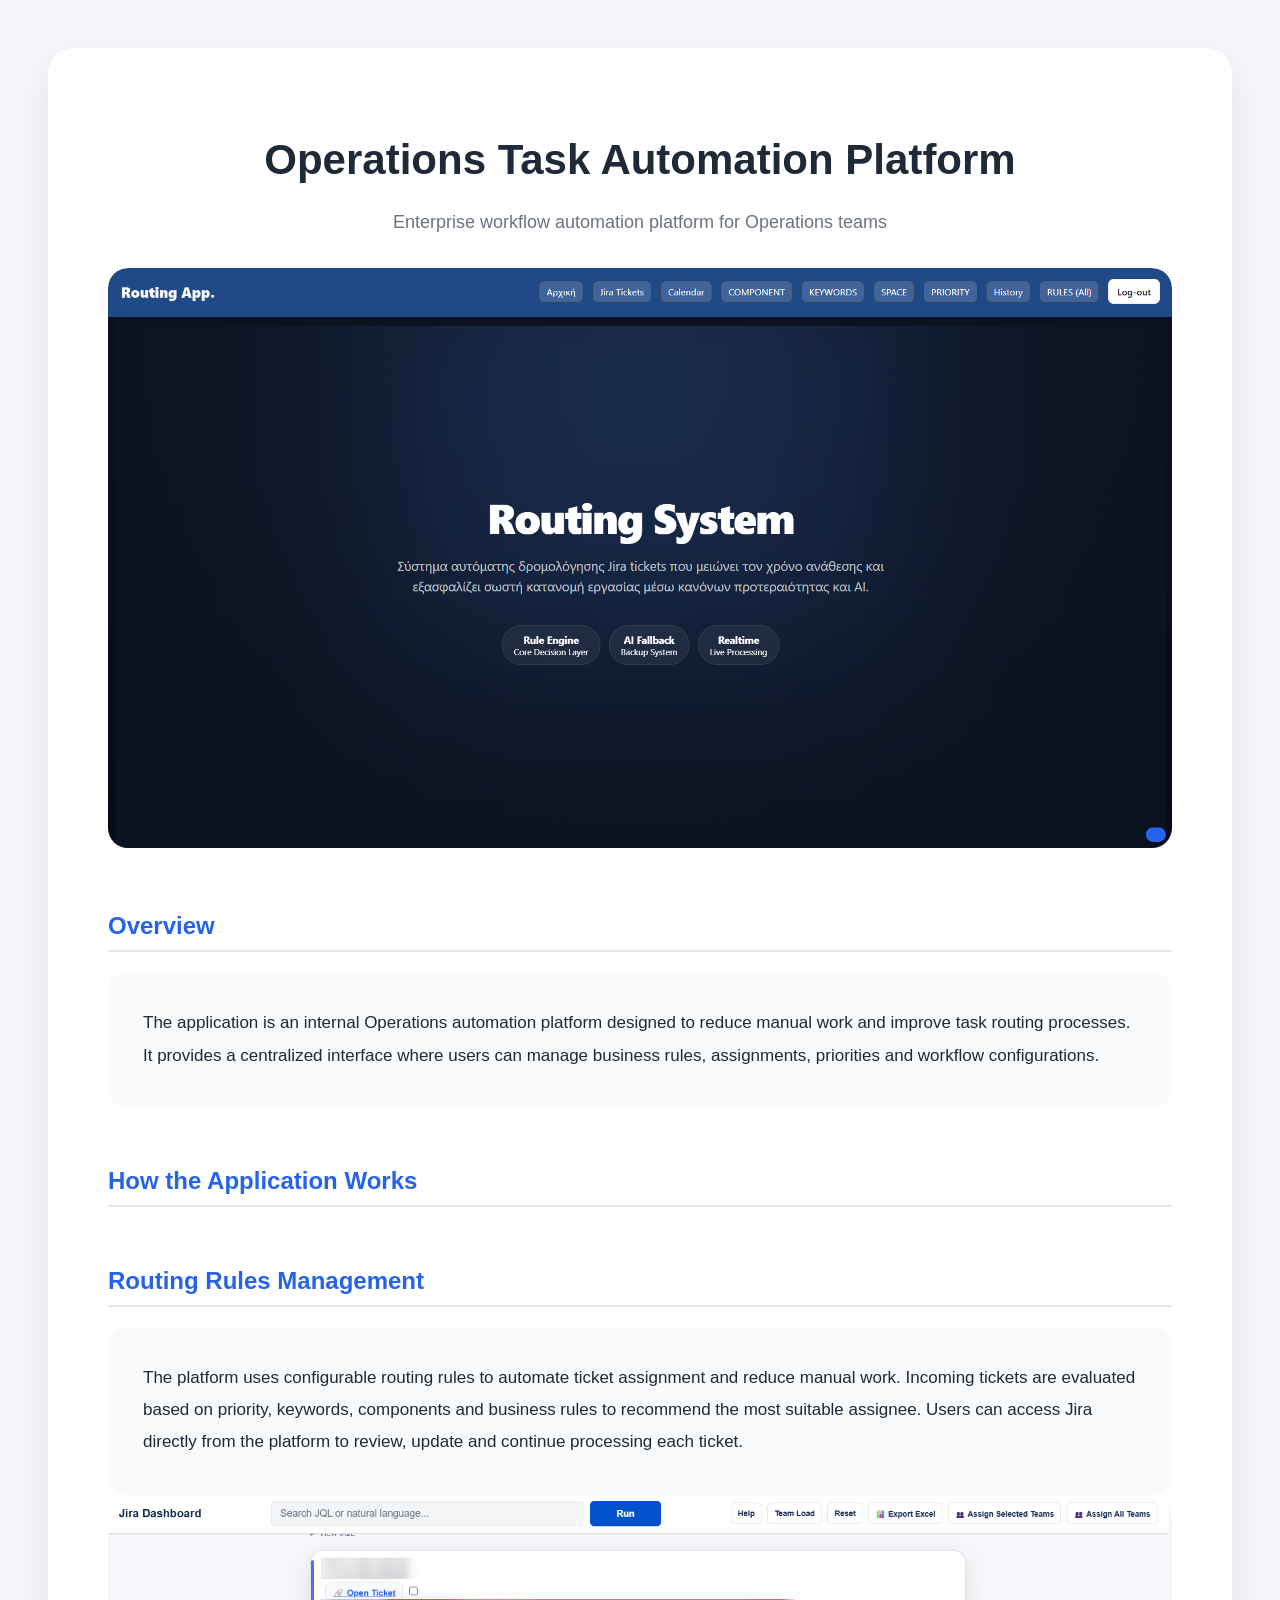
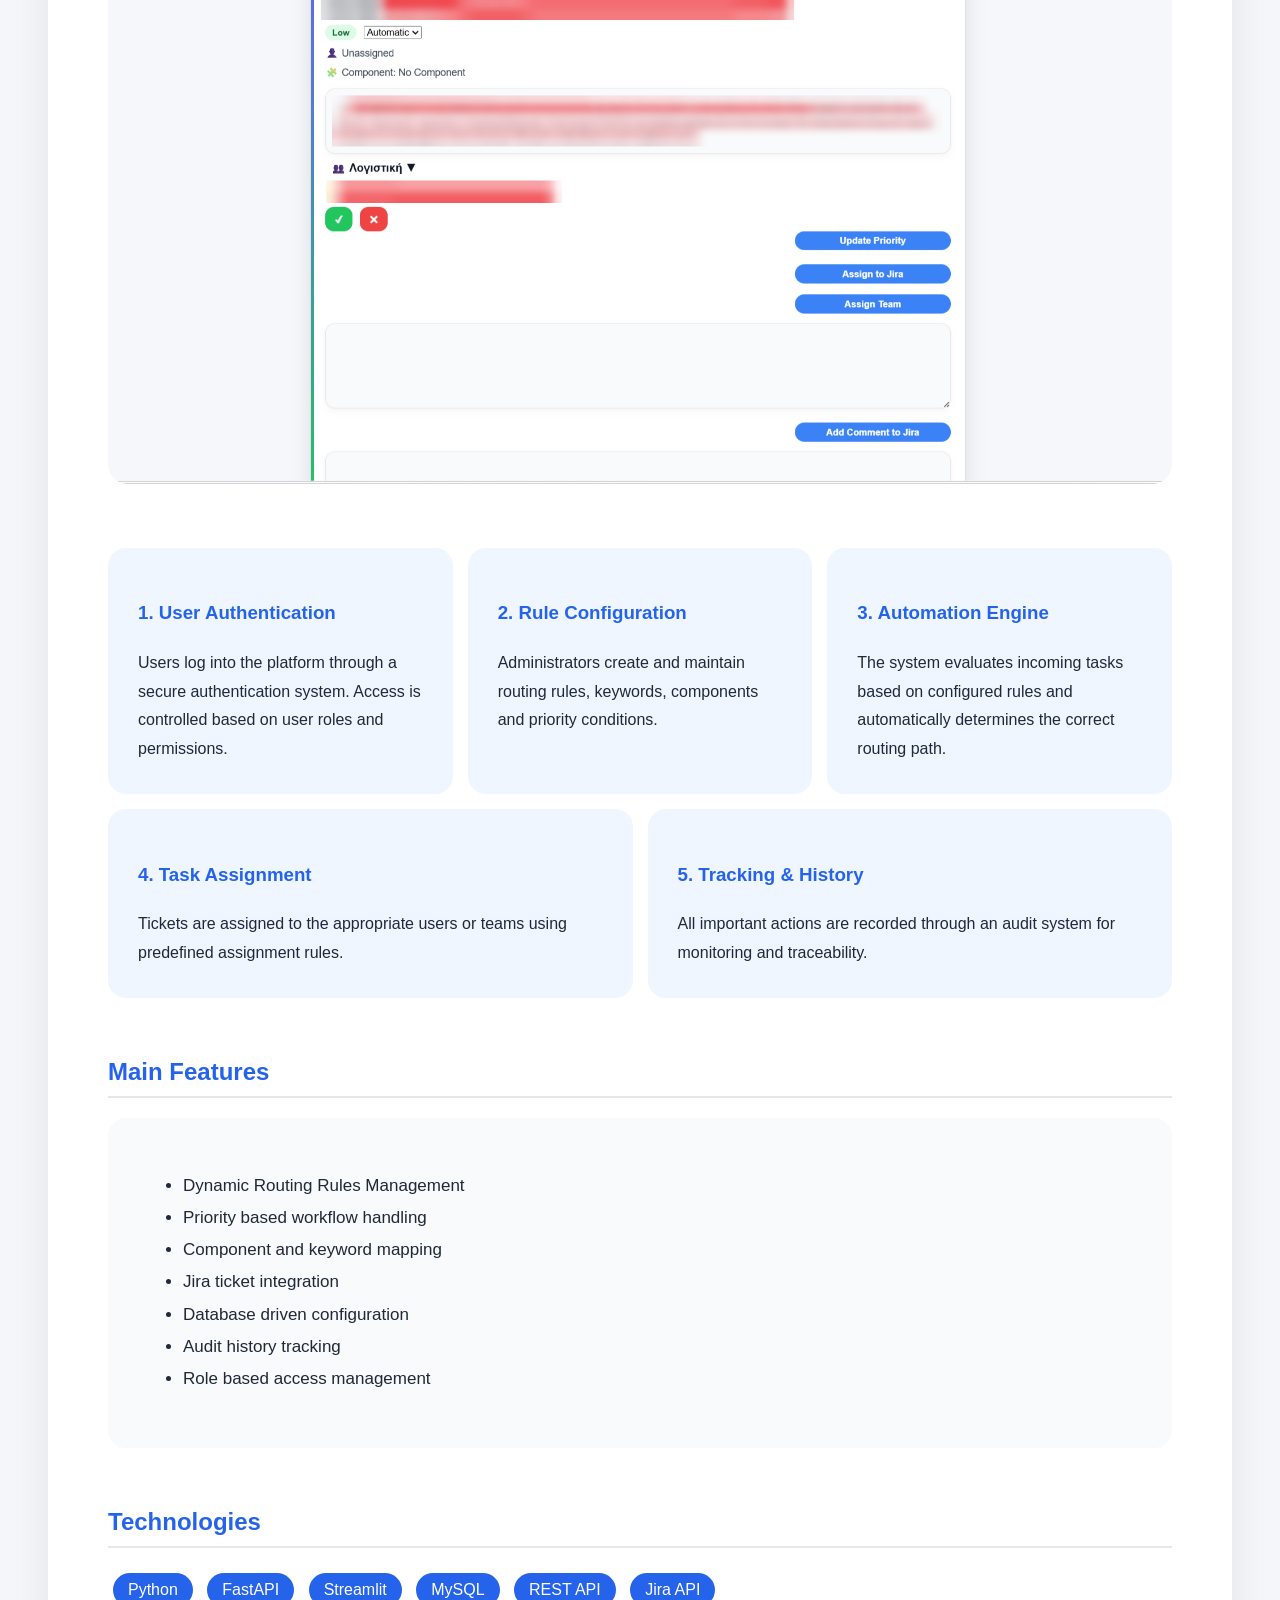
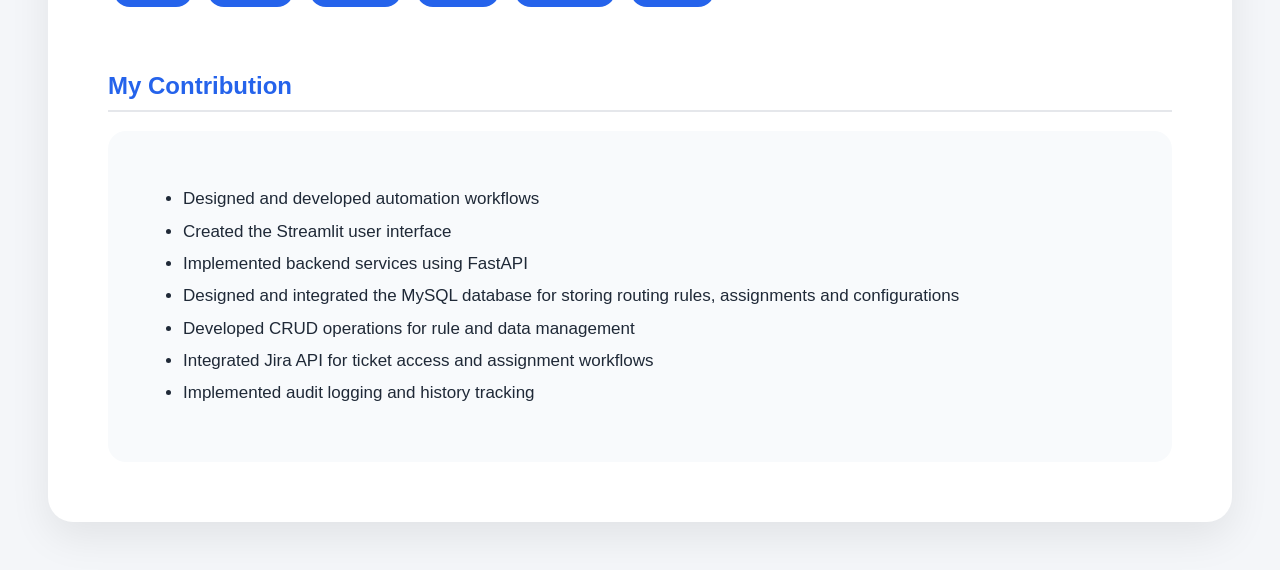
<file: platform.html>
<!DOCTYPE html>
<html lang="en">

<head>

<meta charset="UTF-8">

<title>
Operations Task Automation Platform
</title>


<style>

body {
    font-family: "Segoe UI", Arial, sans-serif;
    background:#f4f6f9;
    padding:40px;
    color:#1f2937;
}


.container {

    max-width:1200px;
    margin:auto;
    background:white;
    padding:60px;
    border-radius:25px;
    box-shadow:0 15px 40px rgba(0,0,0,0.08);

}


h1 {

text-align:center;
font-size:42px;

}


.subtitle {

text-align:center;
color:#6b7280;
font-size:18px;
margin-bottom:35px;

}


.image-box {

    width:100%;
    min-height:450px;
    border-radius:20px;
    overflow:hidden;
    margin-bottom:60px;

}


/* Sections */

.section {

    margin-top:60px;

}


h2 {

color:#2563eb;
border-bottom:2px solid #e5e7eb;
padding-bottom:10px;

}


.card {

background:#f8fafc;
padding:35px;
border-radius:18px;
line-height:1.9;
font-size:17px;

}

.flow {

display:flex;
gap:15px;
flex-wrap:wrap;

}


.step {

flex:1;
min-width:260px;
background:#eff6ff;
padding:30px;
border-radius:18px;
line-height:1.8;

}


.step h3 {

color:#2563eb;

}


.badge {

display:inline-block;
background:#2563eb;
color:white;
padding:8px 15px;
border-radius:20px;
margin:5px;

}
.image-box img {

    width:100%;
    height:100%;
    object-fit:cover;
    border-radius:20px;

}


</style>


</head>


<body>


<div class="container">


<h1>
Operations Task Automation Platform
</h1>


<p class="subtitle">
Enterprise workflow automation platform for Operations teams
</p>



<div class="image-box">

<img src="task-platform.png" alt="Operations Platform Screenshot">

</div>



<div class="section">


<h2>
Overview
</h2>


<div class="card">

The application is an internal Operations automation platform
designed to reduce manual work and improve task routing processes.

It provides a centralized interface where users can manage
business rules, assignments, priorities and workflow configurations.

</div>


</div>




<div class="section">


<h2>
How the Application Works
</h2>
<div class="section">

<h2>
Routing Rules Management
</h2>


<div class="card">

The platform uses configurable routing rules to automate ticket
assignment and reduce manual work.

Incoming tickets are evaluated based on priority, keywords,
components and business rules to recommend the most suitable
assignee.

Users can access Jira directly from the platform to review,
update and continue processing each ticket.

</div>


<div class="image-box">

<img src="routing-rules.png" alt="Routing Rules Screenshot">

</div>


</div>

<div class="flow">


<div class="step">

<h3>
1. User Authentication
</h3>

Users log into the platform through a secure authentication system.
Access is controlled based on user roles and permissions.

</div>



<div class="step">

<h3>
2. Rule Configuration
</h3>

Administrators create and maintain routing rules,
keywords, components and priority conditions.

</div>



<div class="step">

<h3>
3. Automation Engine
</h3>

The system evaluates incoming tasks based on configured rules
and automatically determines the correct routing path.

</div>



<div class="step">

<h3>
4. Task Assignment
</h3>

Tickets are assigned to the appropriate users or teams
using predefined assignment rules.

</div>



<div class="step">

<h3>
5. Tracking & History
</h3>

All important actions are recorded through an audit system
for monitoring and traceability.

</div>



</div>


</div>





<div class="section">


<h2>
Main Features
</h2>


<div class="card">


<ul>

<li>
Dynamic Routing Rules Management
</li>

<li>
Priority based workflow handling
</li>

<li>
Component and keyword mapping
</li>

<li>
Jira ticket integration
</li>

<li>
Database driven configuration
</li>

<li>
Audit history tracking
</li>

<li>
Role based access management
</li>


</ul>


</div>


</div>





<div class="section">


<h2>
Technologies
</h2>


<span class="badge">Python</span>
<span class="badge">FastAPI</span>
<span class="badge">Streamlit</span>
<span class="badge">MySQL</span>
<span class="badge">REST API</span>
<span class="badge">Jira API</span>


</div>




<div class="section">


<h2>
My Contribution
</h2>

<div class="card">

<ul>

<li>Designed and developed automation workflows</li>

<li>Created the Streamlit user interface</li>

<li>Implemented backend services using FastAPI</li>

<li>Designed and integrated the MySQL database for storing routing rules, assignments and configurations</li>

<li>Developed CRUD operations for rule and data management</li>

<li>Integrated Jira API for ticket access and assignment workflows</li>

<li>Implemented audit logging and history tracking</li>

</ul>

</div>


</div>



</div>


</body>

</html>
</file>
<file: style.css>
*{

box-sizing:border-box;

}


body{

margin:0;

font-family:'Poppins',sans-serif;

background:#0b1220;

color:#e8edf5;

line-height:1.6;

}



header{

padding:80px 20px;

text-align:center;

background:
linear-gradient(135deg,#111827,#1e3a8a);

}



.hero{

max-width:900px;

margin:auto;

}



h1{

font-size:45px;

}



h2{

color:#60a5fa;

}



.btn{

display:inline-block;

margin:15px;

padding:12px 25px;

background:#3b82f6;

color:white;

text-decoration:none;

border-radius:30px;

}



.outline{

background:transparent;

border:1px solid #3b82f6;

}



nav{

text-align:center;

padding:20px;

background:#111827;

}



nav a{

color:white;

margin:15px;

text-decoration:none;

}



section{

max-width:1000px;

margin:50px auto;

padding:20px;

}





.card{

background:#111827;

padding:25px;

margin:20px 0;

border-radius:15px;

border:1px solid #243244;

transition:.3s;

}



.card:hover{

transform:translateY(-8px);

border-color:#3b82f6;

}



.grid{

display:grid;

grid-template-columns:repeat(auto-fit,minmax(280px,1fr));

gap:20px;

}



.skills span{

display:inline-block;

background:#1e40af;

padding:10px 18px;

margin:7px;

border-radius:25px;

}



a{

color:#60a5fa;

}



footer{

text-align:center;

padding:30px;

background:#020617;

}
</file>
<file: MyPortfolio/style.css>
*{

box-sizing:border-box;

}


body{

margin:0;

font-family:'Poppins',sans-serif;

background:#0b1220;

color:#e8edf5;

line-height:1.6;

}



header{

padding:80px 20px;

text-align:center;

background:
linear-gradient(135deg,#111827,#1e3a8a);

}



.hero{

max-width:900px;

margin:auto;

}



h1{

font-size:45px;

}



h2{

color:#60a5fa;

}



.btn{

display:inline-block;

margin:15px;

padding:12px 25px;

background:#3b82f6;

color:white;

text-decoration:none;

border-radius:30px;

}



.outline{

background:transparent;

border:1px solid #3b82f6;

}



nav{

text-align:center;

padding:20px;

background:#111827;

}



nav a{

color:white;

margin:15px;

text-decoration:none;

}



section{

max-width:1000px;

margin:50px auto;

padding:20px;

}





.card{

background:#111827;

padding:25px;

margin:20px 0;

border-radius:15px;

border:1px solid #243244;

transition:.3s;

}



.card:hover{

transform:translateY(-8px);

border-color:#3b82f6;

}



.grid{

display:grid;

grid-template-columns:repeat(auto-fit,minmax(280px,1fr));

gap:20px;

}



.skills span{

display:inline-block;

background:#1e40af;

padding:10px 18px;

margin:7px;

border-radius:25px;

}



a{

color:#60a5fa;

}



footer{

text-align:center;

padding:30px;

background:#020617;

}
</file>
